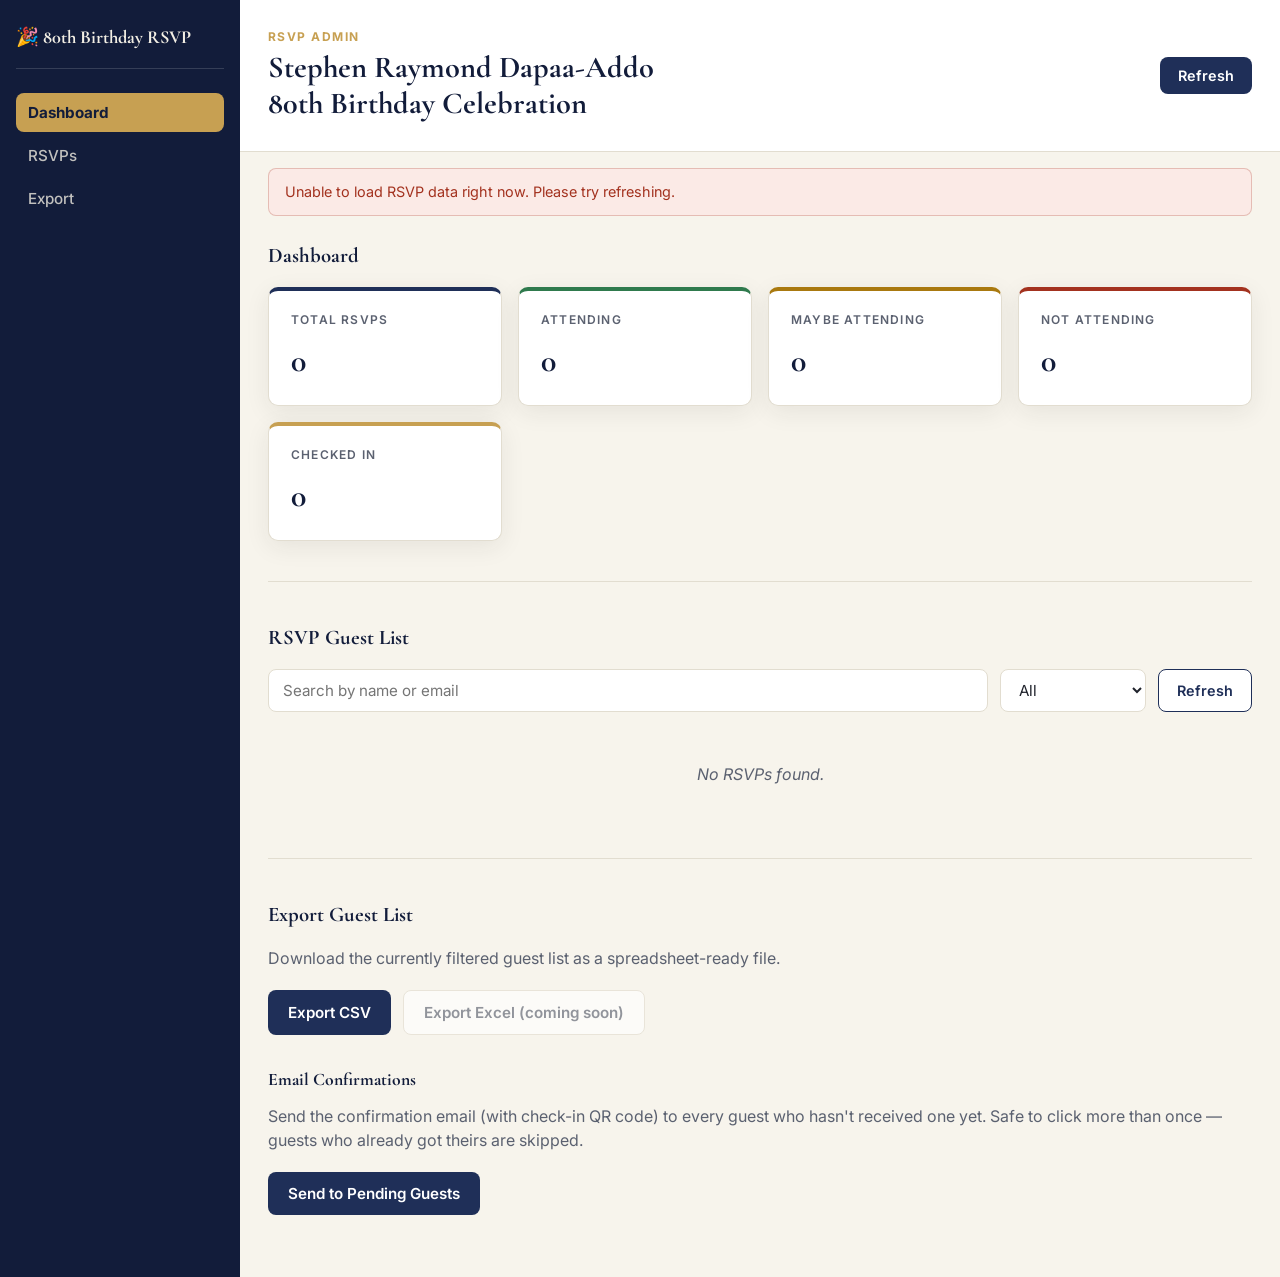
<file: admin.html>
<!DOCTYPE html>
<html lang="en">
<head>
  <meta charset="UTF-8" />
  <meta name="viewport" content="width=device-width, initial-scale=1.0" />
  <meta name="robots" content="noindex, nofollow" />
  <title>RSVP Admin — 80th Birthday</title>
  <link rel="preconnect" href="https://fonts.googleapis.com" />
  <link rel="preconnect" href="https://fonts.gstatic.com" crossorigin />
  <link
    href="https://fonts.googleapis.com/css2?family=Cormorant+Garamond:wght@600;700&family=Inter:wght@400;500;600;700&display=swap"
    rel="stylesheet"
  />
  <link rel="stylesheet" href="css/admin.css" />
</head>
<body>
  <div class="admin-layout" id="admin-layout">
    <div class="sidebar-backdrop" id="sidebar-backdrop"></div>

    <aside class="sidebar" id="sidebar">
      <div class="sidebar__brand">🎉 80th Birthday RSVP</div>
      <nav class="sidebar__nav">
        <button class="nav-item is-active" data-view="dashboard" type="button">Dashboard</button>
        <button class="nav-item" data-view="rsvps" type="button">RSVPs</button>
        <button class="nav-item" data-view="export" type="button">Export</button>
      </nav>
    </aside>

    <div class="admin-main">
      <header class="admin-header">
        <button class="menu-toggle" id="menu-toggle" type="button" aria-label="Toggle menu">
          &#9776;
        </button>
        <div class="admin-header__titles">
          <p class="admin-header__eyebrow">RSVP Admin</p>
          <h1>Stephen Raymond Dapaa-Addo<br />80th Birthday Celebration</h1>
        </div>
        <button class="refresh-btn" id="refresh-btn" type="button">Refresh</button>
      </header>

      <div class="admin-error" id="admin-error" hidden></div>

      <main>
        <!-- Dashboard view -->
        <section class="view" id="view-dashboard" data-view="dashboard">
          <h2 class="view__heading">Dashboard</h2>
          <div class="stats-grid">
            <div class="stat-card">
              <span class="stat-card__label">Total RSVPs</span>
              <span class="stat-card__value" id="stat-total">&ndash;</span>
            </div>
            <div class="stat-card stat-card--attending">
              <span class="stat-card__label">Attending</span>
              <span class="stat-card__value" id="stat-attending">&ndash;</span>
            </div>
            <div class="stat-card stat-card--maybe">
              <span class="stat-card__label">Maybe Attending</span>
              <span class="stat-card__value" id="stat-maybe">&ndash;</span>
            </div>
            <div class="stat-card stat-card--not_attending">
              <span class="stat-card__label">Not Attending</span>
              <span class="stat-card__value" id="stat-not-attending">&ndash;</span>
            </div>
            <div class="stat-card stat-card--checked-in">
              <span class="stat-card__label">Checked In</span>
              <span class="stat-card__value" id="stat-checked-in">&ndash;</span>
            </div>
          </div>
        </section>

        <!-- RSVPs view -->
        <section class="view" id="view-rsvps" data-view="rsvps">
          <h2 class="view__heading">RSVP Guest List</h2>

          <div class="controls">
            <input
              type="search"
              id="search-input"
              class="controls__search"
              placeholder="Search by name or email"
            />
            <select id="status-filter" class="controls__select">
              <option value="all">All</option>
              <option value="attending">Attending</option>
              <option value="maybe">Maybe</option>
              <option value="not_attending">Not attending</option>
            </select>
            <button class="refresh-btn refresh-btn--secondary" id="refresh-btn-rsvps" type="button">
              Refresh
            </button>
          </div>

          <div class="table-wrapper">
            <table>
              <thead>
                <tr>
                  <th>Name</th>
                  <th>Email</th>
                  <th>Attendance</th>
                  <th>Submitted</th>
                  <th>Check-In</th>
                  <th>Actions</th>
                </tr>
              </thead>
              <tbody id="rsvp-table-body"></tbody>
            </table>
          </div>

          <p class="loading-state" id="loading-state" hidden>Loading RSVPs&hellip;</p>
          <p class="empty-state" id="empty-state" hidden>No RSVPs found.</p>
        </section>

        <!-- Export view -->
        <section class="view" id="view-export" data-view="export">
          <h2 class="view__heading">Export Guest List</h2>
          <p class="export-description">
            Download the currently filtered guest list as a spreadsheet-ready file.
          </p>
          <div class="export-actions">
            <button class="btn-primary" id="export-csv-btn" type="button">Export CSV</button>
            <button class="btn-secondary" id="export-excel-btn" type="button" disabled title="Coming soon">
              Export Excel (coming soon)
            </button>
          </div>
          <p class="export-status" id="export-status"></p>

          <h3 class="view__subheading">Email Confirmations</h3>
          <p class="export-description">
            Send the confirmation email (with check-in QR code) to every guest who hasn't received one yet.
            Safe to click more than once &mdash; guests who already got theirs are skipped.
          </p>
          <div class="export-actions">
            <button class="btn-primary" id="send-pending-btn" type="button">Send to Pending Guests</button>
          </div>
          <p class="export-status" id="send-pending-status"></p>
        </section>
      </main>
    </div>
  </div>

  <script src="js/config.js"></script>
  <script src="js/admin.js"></script>
</body>
</html>
</file>
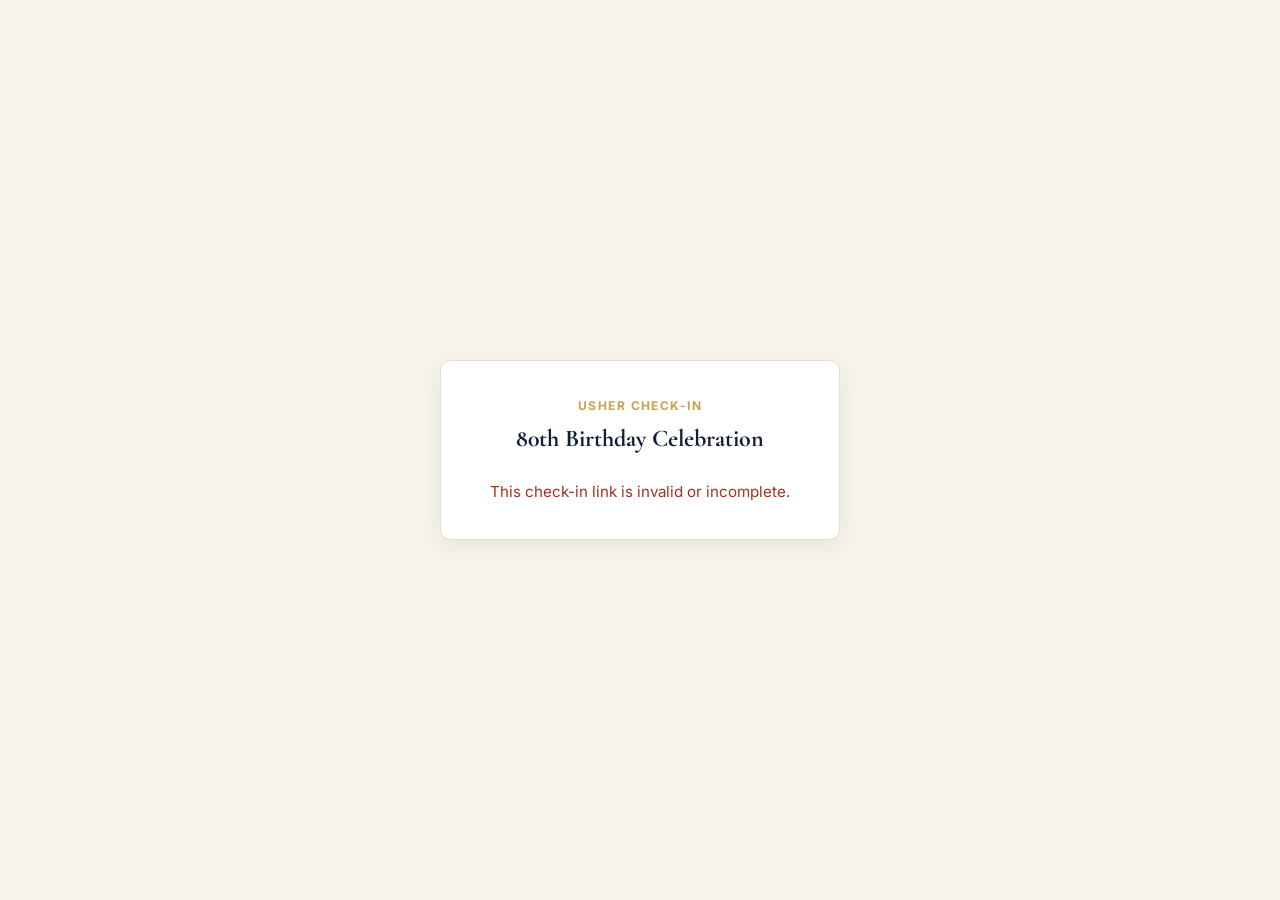
<file: checkin.html>
<!DOCTYPE html>
<html lang="en">
<head>
  <meta charset="UTF-8" />
  <meta name="viewport" content="width=device-width, initial-scale=1.0" />
  <meta name="robots" content="noindex, nofollow" />
  <title>Guest Check-In — 80th Birthday</title>
  <link rel="preconnect" href="https://fonts.googleapis.com" />
  <link rel="preconnect" href="https://fonts.gstatic.com" crossorigin />
  <link
    href="https://fonts.googleapis.com/css2?family=Cormorant+Garamond:wght@600;700&family=Inter:wght@400;500;600;700&display=swap"
    rel="stylesheet"
  />
  <link rel="stylesheet" href="css/checkin.css" />
</head>
<body>
  <div class="checkin-screen">
    <div class="checkin-card">
      <p class="checkin-card__eyebrow">Usher Check-In</p>
      <h1 class="checkin-card__title">80th Birthday Celebration</h1>

      <p id="checkin-loading" class="checkin-state">Looking up guest&hellip;</p>

      <p id="checkin-error" class="checkin-state checkin-state--error" hidden></p>

      <div id="checkin-found" hidden>
        <p class="checkin-guest-name" id="checkin-guest-name"></p>
        <span class="badge" id="checkin-guest-status"></span>
        <p class="checkin-prompt">Confirm this guest has arrived:</p>
        <button type="button" id="checkin-confirm-btn" class="checkin-confirm-btn">Confirm Check-In</button>
      </div>

      <div id="checkin-success" class="checkin-success" hidden>
        <p class="checkin-result-icon" id="checkin-result-icon">&#10003;</p>
        <p class="checkin-result-heading" id="checkin-result-heading"></p>
        <p class="checkin-result-name" id="checkin-result-name"></p>
        <p class="checkin-result-sub" id="checkin-result-sub"></p>
      </div>
    </div>
  </div>

  <script src="js/config.js"></script>
  <script src="js/checkin.js"></script>
</body>
</html>
</file>
<file: css/admin.css>
/* ---------- Reset & base ---------- */
* {
  box-sizing: border-box;
  margin: 0;
  padding: 0;
}

/* Same brand variables as css/style.css. Duplicated intentionally — there's
   no build step/preprocessor to share them across files without one. */
:root {
  --color-bg: #f7f4ec;
  --color-surface: #ffffff;
  --color-ink: #20232c;
  --color-ink-soft: #5b6170;
  --color-accent: #1f2f58;
  --color-accent-dark: #121c3a;
  --color-gold: #c7a052;
  --color-border: #e2ddd0;
  --color-error: #a3321f;
  --color-error-bg: #fbeae6;

  --color-success: #2f7a4d;
  --color-success-bg: #e8f3ec;
  --color-maybe: #a9790f;
  --color-maybe-bg: #faf1dc;
  --color-not: #a3321f;
  --color-not-bg: #fbeae6;

  --font-display: "Cormorant Garamond", Georgia, serif;
  --font-body: "Inter", -apple-system, BlinkMacSystemFont, sans-serif;

  --radius: 10px;
  --shadow-soft: 0 6px 24px rgba(43, 36, 32, 0.08);
  --sidebar-width: 240px;
}

html,
body {
  height: 100%;
}

body {
  font-family: var(--font-body);
  color: var(--color-ink);
  background: var(--color-bg);
  line-height: 1.5;
  -webkit-font-smoothing: antialiased;
}

button,
input,
select {
  font-family: inherit;
}

/* ---------- Layout ---------- */
.admin-layout {
  display: flex;
  min-height: 100vh;
}

.sidebar-backdrop {
  display: none;
}

/* ---------- Sidebar ---------- */
.sidebar {
  width: var(--sidebar-width);
  flex-shrink: 0;
  background: var(--color-accent-dark);
  color: #f3efe4;
  padding: 24px 16px;
  display: flex;
  flex-direction: column;
  gap: 24px;
}

.sidebar__brand {
  font-family: var(--font-display);
  font-size: 1.15rem;
  font-weight: 700;
  padding-bottom: 16px;
  border-bottom: 1px solid rgba(255, 255, 255, 0.15);
}

.sidebar__nav {
  display: flex;
  flex-direction: column;
  gap: 4px;
}

.nav-item {
  text-align: left;
  background: transparent;
  border: none;
  color: rgba(243, 239, 228, 0.78);
  padding: 10px 12px;
  border-radius: 8px;
  font-size: 0.95rem;
  font-weight: 500;
  cursor: pointer;
  transition: background 0.15s ease, color 0.15s ease;
}

.nav-item:hover {
  background: rgba(255, 255, 255, 0.08);
  color: #fff;
}

.nav-item.is-active {
  background: var(--color-gold);
  color: var(--color-accent-dark);
  font-weight: 700;
}

/* ---------- Main column ---------- */
.admin-main {
  flex: 1;
  min-width: 0;
  display: flex;
  flex-direction: column;
}

.admin-header {
  display: flex;
  align-items: center;
  gap: 20px;
  padding: 28px;
  background: var(--color-surface);
  border-bottom: 1px solid var(--color-border);
}

.menu-toggle {
  display: none;
  background: transparent;
  border: 1px solid var(--color-border);
  border-radius: 8px;
  font-size: 1.1rem;
  padding: 6px 10px;
  cursor: pointer;
  color: var(--color-ink);
}

.admin-header__titles {
  flex: 1;
  min-width: 0;
}

.admin-header__eyebrow {
  font-size: 0.75rem;
  letter-spacing: 0.12em;
  text-transform: uppercase;
  font-weight: 700;
  color: var(--color-gold);
  margin-bottom: 4px;
}

.admin-header__titles h1 {
  font-family: var(--font-display);
  font-size: 1.9rem;
  font-weight: 700;
  line-height: 1.2;
  color: var(--color-accent-dark);
}

.refresh-btn {
  background: var(--color-accent);
  color: #fff;
  border: none;
  padding: 10px 18px;
  border-radius: 8px;
  font-size: 0.9rem;
  font-weight: 600;
  cursor: pointer;
  white-space: nowrap;
  transition: background 0.15s ease, opacity 0.15s ease;
}

.refresh-btn:hover:not(:disabled) {
  background: var(--color-accent-dark);
}

.refresh-btn:disabled {
  opacity: 0.6;
  cursor: not-allowed;
}

.refresh-btn--secondary {
  background: var(--color-surface);
  color: var(--color-accent);
  border: 1.5px solid var(--color-accent);
}

.refresh-btn--secondary:hover:not(:disabled) {
  background: rgba(31, 47, 88, 0.06);
}

main {
  flex: 1;
  padding: 24px 28px 48px;
  max-width: 1200px;
  width: 100%;
}

.view {
  margin-bottom: 40px;
  padding-bottom: 40px;
  border-bottom: 1px solid var(--color-border);
}

.view:last-child {
  border-bottom: none;
  margin-bottom: 0;
  padding-bottom: 0;
}

.view__heading {
  font-family: var(--font-display);
  font-size: 1.3rem;
  font-weight: 700;
  color: var(--color-accent-dark);
  margin-bottom: 16px;
}

.view__subheading {
  font-family: var(--font-display);
  font-size: 1.1rem;
  font-weight: 700;
  color: var(--color-accent-dark);
  margin: 32px 0 10px;
}

/* ---------- Error / loading / empty ---------- */
.admin-error {
  margin: 16px 28px 0;
  background: var(--color-error-bg);
  color: var(--color-error);
  border: 1px solid rgba(163, 50, 31, 0.25);
  border-radius: 8px;
  padding: 12px 16px;
  font-size: 0.9rem;
}

.loading-state,
.empty-state {
  text-align: center;
  color: var(--color-ink-soft);
  font-style: italic;
  padding: 32px 0;
}

/* ---------- Stat cards ---------- */
.stats-grid {
  display: grid;
  grid-template-columns: 1fr;
  gap: 16px;
}

.stat-card {
  background: var(--color-surface);
  border: 1px solid var(--color-border);
  border-top: 4px solid var(--color-accent);
  border-radius: var(--radius);
  box-shadow: var(--shadow-soft);
  padding: 20px 22px;
  display: flex;
  flex-direction: column;
  gap: 8px;
}

.stat-card--attending {
  border-top-color: var(--color-success);
}

.stat-card--maybe {
  border-top-color: var(--color-maybe);
}

.stat-card--not_attending {
  border-top-color: var(--color-not);
}

.stat-card--checked-in {
  border-top-color: var(--color-gold);
}

.stat-card__label {
  font-size: 0.75rem;
  letter-spacing: 0.1em;
  text-transform: uppercase;
  font-weight: 600;
  color: var(--color-ink-soft);
}

.stat-card__value {
  font-family: var(--font-display);
  font-size: 2rem;
  font-weight: 700;
  color: var(--color-accent-dark);
}

/* ---------- Controls ---------- */
.controls {
  display: flex;
  flex-wrap: wrap;
  gap: 12px;
  margin-bottom: 18px;
}

.controls__search {
  flex: 1 1 240px;
  padding: 10px 14px;
  border: 1px solid var(--color-border);
  border-radius: 8px;
  background: var(--color-surface);
  font-size: 0.95rem;
  color: var(--color-ink);
}

.controls__select {
  padding: 10px 14px;
  border: 1px solid var(--color-border);
  border-radius: 8px;
  background: var(--color-surface);
  font-size: 0.95rem;
  color: var(--color-ink);
}

.controls__search:focus,
.controls__select:focus {
  outline: none;
  border-color: var(--color-accent);
  box-shadow: 0 0 0 3px rgba(31, 47, 88, 0.12);
}

/* ---------- Table ---------- */
.table-wrapper {
  background: var(--color-surface);
  border: 1px solid var(--color-border);
  border-radius: var(--radius);
  box-shadow: var(--shadow-soft);
  overflow-x: auto;
}

table {
  width: 100%;
  border-collapse: collapse;
  min-width: 640px;
}

thead {
  background: var(--color-bg);
}

th {
  text-align: left;
  font-size: 0.72rem;
  letter-spacing: 0.08em;
  text-transform: uppercase;
  color: var(--color-ink-soft);
  font-weight: 600;
  padding: 12px 16px;
  border-bottom: 1px solid var(--color-border);
}

td {
  padding: 14px 16px;
  border-bottom: 1px solid var(--color-border);
  font-size: 0.92rem;
  vertical-align: middle;
}

tbody tr:last-child td {
  border-bottom: none;
}

tbody tr:hover {
  background: rgba(31, 47, 88, 0.03);
}

/* ---------- Badges ---------- */
.badge {
  display: inline-block;
  padding: 4px 12px;
  border-radius: 999px;
  font-size: 0.78rem;
  font-weight: 600;
}

.badge--attending {
  background: var(--color-success-bg);
  color: var(--color-success);
}

.badge--maybe {
  background: var(--color-maybe-bg);
  color: var(--color-maybe);
}

.badge--not_attending {
  background: var(--color-not-bg);
  color: var(--color-not);
}

/* ---------- Row actions ---------- */
.table-btn {
  background: transparent;
  border: 1px solid var(--color-border);
  color: var(--color-accent);
  border-radius: 6px;
  padding: 6px 10px;
  font-size: 0.8rem;
  font-weight: 600;
  cursor: pointer;
  transition: border-color 0.15s ease, background 0.15s ease, opacity 0.15s ease;
  white-space: nowrap;
}

.table-btn:hover:not(:disabled) {
  border-color: var(--color-accent);
  background: rgba(31, 47, 88, 0.06);
}

.table-btn:disabled {
  opacity: 0.6;
  cursor: not-allowed;
}

.checked-in-badge {
  display: inline-block;
  padding: 4px 10px;
  border-radius: 999px;
  font-size: 0.75rem;
  font-weight: 600;
  background: var(--color-success-bg);
  color: var(--color-success);
  white-space: nowrap;
}

/* ---------- Export view ---------- */
.export-description {
  color: var(--color-ink-soft);
  margin-bottom: 20px;
}

.export-actions {
  display: flex;
  flex-wrap: wrap;
  gap: 12px;
}

.btn-primary,
.btn-secondary {
  padding: 12px 20px;
  border-radius: 8px;
  font-size: 0.95rem;
  font-weight: 600;
  cursor: pointer;
  border: none;
}

.btn-primary {
  background: var(--color-accent);
  color: #fff;
}

.btn-primary:hover:not(:disabled) {
  background: var(--color-accent-dark);
}

.btn-secondary {
  background: var(--color-surface);
  color: var(--color-ink-soft);
  border: 1.5px solid var(--color-border);
}

.btn-secondary:disabled {
  opacity: 0.65;
  cursor: not-allowed;
}

.export-status {
  margin-top: 14px;
  font-size: 0.88rem;
  color: var(--color-ink-soft);
}

/* ---------- Responsive ---------- */
@media (min-width: 560px) {
  .stats-grid {
    grid-template-columns: repeat(2, 1fr);
  }
}

@media (min-width: 900px) {
  .stats-grid {
    grid-template-columns: repeat(4, 1fr);
  }
}

@media (max-width: 767px) {
  .menu-toggle {
    display: inline-block;
  }

  .sidebar {
    position: fixed;
    inset: 0 auto 0 0;
    z-index: 30;
    transform: translateX(-100%);
    transition: transform 0.2s ease;
    box-shadow: 0 0 24px rgba(0, 0, 0, 0.2);
  }

  .sidebar.is-open {
    transform: translateX(0);
  }

  .sidebar-backdrop {
    display: none;
    position: fixed;
    inset: 0;
    background: rgba(18, 28, 58, 0.45);
    z-index: 20;
  }

  .sidebar-backdrop.is-visible {
    display: block;
  }

  main {
    padding: 20px 16px 40px;
  }

  .admin-header {
    padding: 14px 16px;
  }

  .admin-header__titles h1 {
    font-size: 1.15rem;
  }
}
</file>
<file: css/checkin.css>
/* Same brand variables as css/style.css — duplicated intentionally, no
   build step to share them across files without one. */
* {
  box-sizing: border-box;
  margin: 0;
  padding: 0;
}

:root {
  --color-bg: #f7f4ec;
  --color-surface: #ffffff;
  --color-ink: #20232c;
  --color-ink-soft: #5b6170;
  --color-accent: #1f2f58;
  --color-accent-dark: #121c3a;
  --color-gold: #c7a052;
  --color-border: #e2ddd0;
  --color-error: #a3321f;
  --color-error-bg: #fbeae6;

  --color-success: #2f7a4d;
  --color-success-bg: #e8f3ec;
  --color-maybe: #a9790f;
  --color-maybe-bg: #faf1dc;
  --color-not: #a3321f;
  --color-not-bg: #fbeae6;

  --font-display: "Cormorant Garamond", Georgia, serif;
  --font-body: "Inter", -apple-system, BlinkMacSystemFont, sans-serif;

  --radius: 10px;
  --shadow-soft: 0 6px 24px rgba(43, 36, 32, 0.08);
}

body {
  font-family: var(--font-body);
  color: var(--color-ink);
  background: var(--color-bg);
  line-height: 1.5;
  -webkit-font-smoothing: antialiased;
}

.checkin-screen {
  min-height: 100vh;
  display: flex;
  align-items: center;
  justify-content: center;
  padding: 24px;
}

.checkin-card {
  background: var(--color-surface);
  border: 1px solid var(--color-border);
  border-radius: var(--radius);
  box-shadow: var(--shadow-soft);
  padding: 36px 28px;
  max-width: 400px;
  width: 100%;
  text-align: center;
}

.checkin-card__eyebrow {
  font-size: 0.75rem;
  letter-spacing: 0.12em;
  text-transform: uppercase;
  font-weight: 700;
  color: var(--color-gold);
  margin-bottom: 6px;
}

.checkin-card__title {
  font-family: var(--font-display);
  font-size: 1.5rem;
  font-weight: 700;
  color: var(--color-accent-dark);
  margin-bottom: 24px;
}

.checkin-state {
  color: var(--color-ink-soft);
  font-size: 0.95rem;
}

.checkin-state--error {
  color: var(--color-error);
}

.checkin-guest-name {
  font-family: var(--font-display);
  font-size: 1.4rem;
  font-weight: 700;
  color: var(--color-accent-dark);
  margin-bottom: 10px;
}

.checkin-prompt {
  color: var(--color-ink-soft);
  font-size: 0.9rem;
  margin: 8px 0 16px;
}

/* Result (checked-in / already-checked-in) state */
.checkin-result-icon {
  font-size: 2.8rem;
  line-height: 1;
  color: var(--color-success);
  margin-bottom: 8px;
}

.checkin-success.is-already .checkin-result-icon {
  color: var(--color-maybe);
}

.checkin-result-heading {
  font-family: var(--font-display);
  font-size: 1.5rem;
  font-weight: 700;
  color: var(--color-success);
  margin-bottom: 6px;
}

.checkin-success.is-already .checkin-result-heading {
  color: var(--color-maybe);
}

.checkin-result-name {
  font-size: 1.1rem;
  font-weight: 600;
  color: var(--color-accent-dark);
  margin-bottom: 4px;
}

.checkin-result-sub {
  color: var(--color-ink-soft);
  font-size: 0.9rem;
}

.badge {
  display: inline-block;
  padding: 4px 14px;
  border-radius: 999px;
  font-size: 0.85rem;
  font-weight: 600;
  margin-bottom: 24px;
}

.badge--attending {
  background: var(--color-success-bg);
  color: var(--color-success);
}

.badge--maybe {
  background: var(--color-maybe-bg);
  color: var(--color-maybe);
}

.badge--not_attending {
  background: var(--color-not-bg);
  color: var(--color-not);
}

.checkin-confirm-btn {
  display: block;
  width: 100%;
  padding: 14px 0;
  background: var(--color-accent);
  color: #fff;
  border: none;
  border-radius: 8px;
  font-size: 1rem;
  font-weight: 600;
  cursor: pointer;
  transition: background 0.15s ease, opacity 0.15s ease;
}

.checkin-confirm-btn:hover:not(:disabled) {
  background: var(--color-accent-dark);
}

.checkin-confirm-btn:disabled {
  opacity: 0.65;
  cursor: not-allowed;
}
</file>
